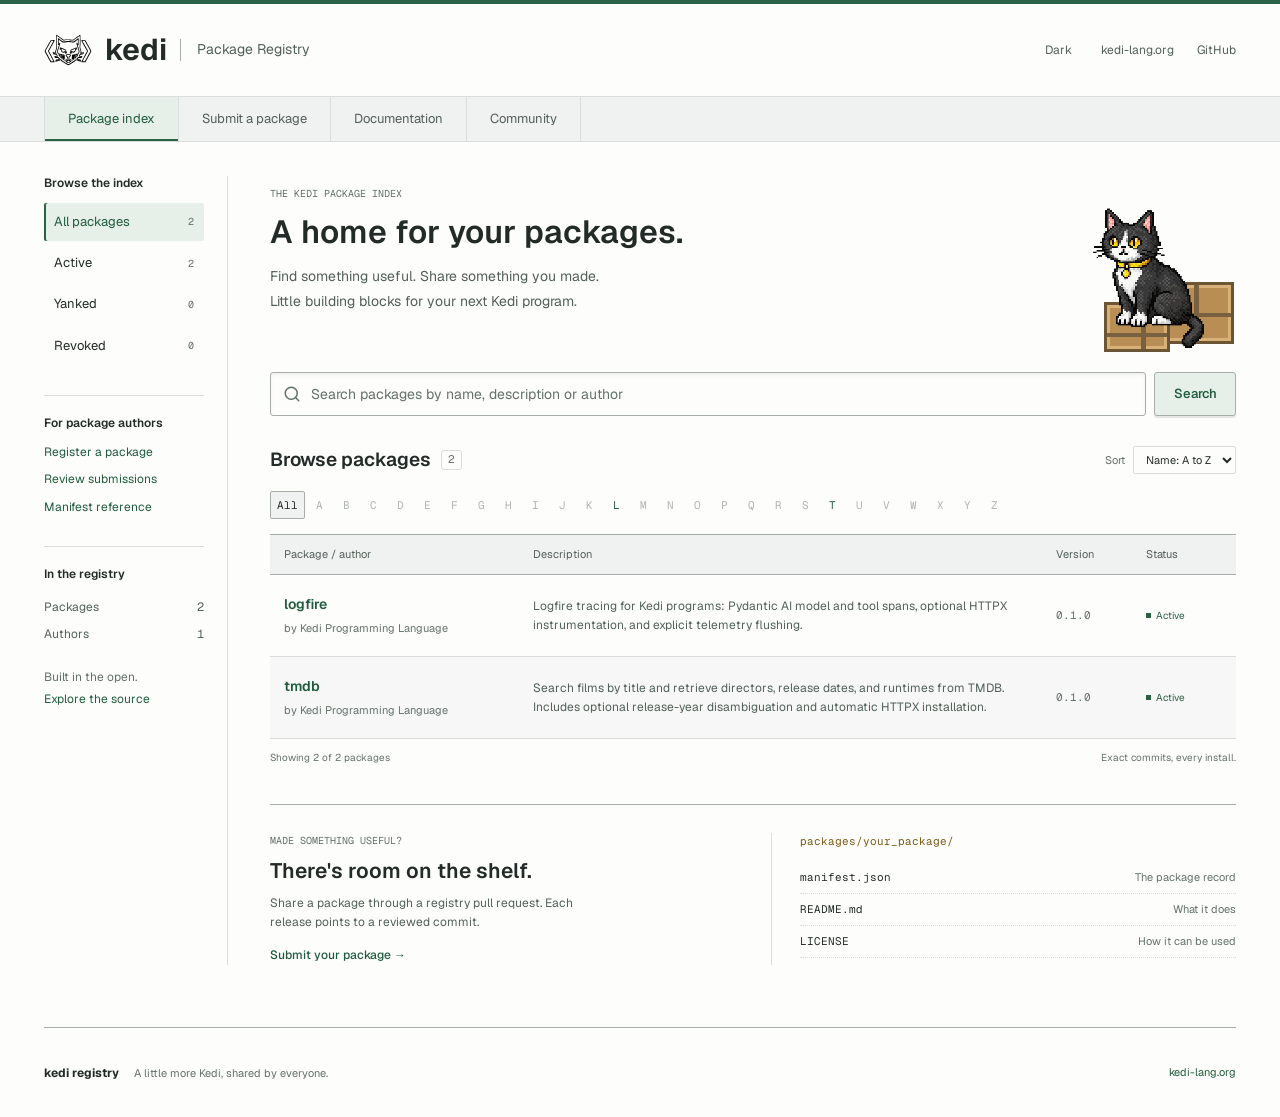
<file: index.html>
<!doctype html>
<html lang="en">
  <head>
    <meta charset="utf-8" />
    <meta name="viewport" content="width=device-width, initial-scale=1" />
    <meta
      name="description"
      content="Browse verified packages for the Kedi programming language."
    />
    <meta name="theme-color" content="#111513" />
    <title>kedi registry</title>
    <link rel="icon" href="/assets/kedi-logo.svg" type="image/svg+xml" />
    <link rel="stylesheet" href="/styles.css" />
    <script type="module" src="/app.js"></script>
  </head>
  <body>
    <header class="site-header">
      <a class="brand" href="/" aria-label="kedi registry home">
        <img src="/assets/kedi-logo.svg" alt="" width="36" height="30" />
        <span class="brand-name">kedi</span>
        <span class="brand-section">Package Registry</span>
      </a>
      <nav class="site-nav" aria-label="Registry navigation">
        <button id="theme-toggle" type="button" aria-label="Switch theme">Theme</button>
        <a href="https://kedi-lang.org/">kedi-lang.org</a>
        <a href="https://github.com/kedi-lang/registry">GitHub</a>
      </nav>
    </header>

    <nav class="index-navigation" aria-label="Package index">
      <div>
        <a class="current" href="/">Package index</a>
        <a href="https://github.com/kedi-lang/registry/blob/main/README.md#register-a-package">Submit a package</a>
        <a href="https://docs.kedi-lang.org/">Documentation</a>
        <a href="https://discord.gg/cuSbZd5he">Community</a>
      </div>
    </nav>

    <main id="app" tabindex="-1">
      <div class="loading-shell" aria-live="polite">
        <span class="loading-pixel" aria-hidden="true"></span>
        <p>Opening the package depot...</p>
      </div>
    </main>

    <footer class="site-footer">
      <div>
        <strong>kedi registry</strong>
        <span>A little more Kedi, shared by everyone.</span>
      </div>
      <a href="https://kedi-lang.org/">kedi-lang.org</a>
    </footer>
  </body>
</html>
</file>
<file: styles.css>
@font-face {
  font-family: "Geist";
  src: url("/assets/geist.woff2") format("woff2");
  font-display: swap;
  font-weight: 100 900;
}
@font-face {
  font-family: "Geist Mono";
  src: url("/assets/geist-mono.woff2") format("woff2");
  font-display: swap;
  font-weight: 100 900;
}

:root {
  color-scheme: dark;
  --page: #19191b;
  --surface: #232326;
  --surface-raised: #2b2b2f;
  --stripe: #1e1e21;
  --line: #38383d;
  --line-strong: #5a5a61;
  --text: #eeeef0;
  --muted: #b7b7bf;
  --quiet: #9898a3;
  --mint: #9bd3b0;
  --mint-strong: #b2e7c5;
  --accent-surface: #26382f;
  --yellow: #e7c77f;
  --red: #f2a3a6;
  --blue: #9fbee3;
  --logo-filter: invert(1);
  --content: 1192px;
  --mono: "Geist Mono", monospace;
}
:root[data-theme="light"] {
  color-scheme: light;
  --page: #fdfdfc;
  --surface: #f0f1f1;
  --surface-raised: #e6e8e8;
  --stripe: #f6f7f6;
  --line: #dadddc;
  --line-strong: #a7aeaa;
  --text: #232b28;
  --muted: #526059;
  --quiet: #64716a;
  --mint: #2a6245;
  --mint-strong: #215b3d;
  --accent-surface: #e6efe8;
  --yellow: #7d5b13;
  --red: #a72e3c;
  --blue: #305b8a;
  --logo-filter: none;
}
* { box-sizing: border-box; }
html { min-width: 320px; background: var(--page); scroll-behavior: smooth; }
body {
  margin: 0;
  min-height: 100vh;
  background: var(--page);
  color: var(--text);
  font-family: "Geist", sans-serif;
  font-size: 14px;
  line-height: 1.55;
  letter-spacing: 0;
  border-top: 4px solid var(--mint);
}
button, input, select { font: inherit; letter-spacing: 0; }
a { color: var(--mint-strong); text-decoration: none; }
a:hover { text-decoration: underline; text-underline-offset: 3px; }
button, select, summary { cursor: pointer; }
button, a { -webkit-tap-highlight-color: transparent; }
button { color: inherit; }
:focus-visible { outline: 2px solid var(--mint); outline-offset: 3px; }
h1, h2, h3, p { margin-top: 0; }
h1, h2, h3 { line-height: 1.25; font-weight: 600; }
code { font-family: var(--mono); }
.sr-only {
  position: absolute;
  width: 1px;
  height: 1px;
  overflow: hidden;
  clip-path: inset(50%);
  white-space: nowrap;
}

.site-header {
  width: min(calc(100% - 48px), var(--content));
  margin: auto;
  min-height: 92px;
  display: flex;
  align-items: center;
  justify-content: space-between;
  gap: 24px;
}
.brand { display: flex; align-items: center; gap: 13px; color: var(--text); }
.brand:hover { text-decoration: none; }
.brand img { width: 48px; height: 42px; object-fit: contain; filter: var(--logo-filter); }
.brand-name { font-size: 30px; font-weight: 650; line-height: 1; }
.brand-section { border-left: 1px solid var(--line-strong); padding-left: 16px; color: var(--muted); font-size: 14px; }
.site-nav { display: flex; align-items: center; gap: 23px; font-size: 12px; }
.site-nav a { color: var(--muted); }
#theme-toggle { padding: 8px 0; border: 0; background: transparent; color: var(--muted); min-width: 40px; min-height: 36px; }
.index-navigation { background: var(--surface); border-block: 1px solid var(--line); }
.index-navigation > div { width: min(calc(100% - 48px), var(--content)); margin: auto; display: flex; }
.index-navigation a { padding: 12px 23px; color: var(--muted); border-inline-end: 1px solid var(--line); font-size: 13px; }
.index-navigation a:first-child { border-inline-start: 1px solid var(--line); }
.index-navigation .current { color: var(--mint-strong); background: var(--accent-surface); box-shadow: inset 0 -2px var(--mint); }
.index-navigation a:hover { background: var(--surface-raised); text-decoration: none; }

main { min-height: calc(100vh - 238px); }
.registry-shell {
  display: grid;
  grid-template-columns: 184px minmax(0, 1fr);
  gap: 42px;
  width: min(calc(100% - 48px), var(--content));
  margin: 0 auto;
  padding: 34px 0 62px;
}
.registry-content { min-width: 0; }
.registry-sidebar { border-right: 1px solid var(--line); padding-right: 23px; }
.rail-heading { margin: 0 0 12px; font-size: 12px; color: var(--text); }
.rail-section { margin-top: 30px; padding-top: 20px; border-top: 1px solid var(--line); }
.rail-section > a { display: block; margin: 9px 0; font-size: 12px; }
.filter-links { display: grid; gap: 3px; }
.filter-links button { display: flex; align-items: center; justify-content: space-between; gap: 8px; width: 100%; border: 0; background: transparent; padding: 9px 10px; text-align: left; font-size: 13px; border-radius: 2px; }
.filter-links button:hover { background: var(--surface); }
.filter-links button[aria-pressed="true"] { background: var(--accent-surface); color: var(--mint-strong); box-shadow: inset 2px 0 var(--mint); }
.rail-count { font-family: var(--mono); font-size: 10px; color: var(--quiet); }
.index-facts dl { margin: 0 0 18px; }
.index-facts dl > div { display: flex; justify-content: space-between; gap: 12px; padding: 4px 0; color: var(--muted); font-size: 12px; }
.index-facts dd { margin: 0; font-family: var(--mono); }
.index-facts p { font-size: 12px; line-height: 1.85; color: var(--quiet); }
.back-link { font-size: 12px; }
.author-name { font-size: 13px; }

.registry-hero-inner { position: relative; min-height: 194px; padding: 10px 210px 24px 0; }
.eyebrow { margin-bottom: 10px; color: var(--quiet); font-family: var(--mono); font-size: 10px; text-transform: uppercase; }
.registry-hero h1 { margin-bottom: 12px; font-size: 32px; font-weight: 600; }
.hero-copy { margin-bottom: 0; color: var(--muted); line-height: 1.8; font-size: 14px; }
.depot-scene { position: absolute; width: 184px; height: 176px; right: 2px; bottom: 18px; }
.depot-cat { position: absolute; right: 26px; bottom: 0; z-index: 2; width: 127px; image-rendering: pixelated; }
.parcel { position: absolute; bottom: 8px; width: 77px; height: 62px; border: 3px solid #6c5535; background: #b88e54; box-shadow: inset 0 0 0 3px #d8b179; }
.parcel::before, .parcel::after { position: absolute; background: #786040; content: ""; }
.parcel::before { inset: 0 auto 0 34px; width: 5px; }
.parcel::after { inset: 28px 0 auto; height: 4px; }
.parcel-one { right: 0; }
.parcel-two { right: 64px; bottom: 0; width: 66px; height: 50px; }
.parcel-stamp { position: absolute; z-index: 1; top: 7px; left: 7px; font-family: var(--mono); font-size: 8px; font-weight: 700; color: #2d342e; }

.search-form { position: relative; display: flex; gap: 8px; margin: 2px 0 30px; }
.search-form svg { position: absolute; left: 13px; top: 13px; width: 18px; height: 18px; color: var(--quiet); pointer-events: none; }
.search-form input { min-width: 0; flex: 1; height: 44px; padding: 0 12px 0 40px; border: 1px solid var(--line-strong); border-radius: 3px; background: var(--page); color: var(--text); box-shadow: inset 0 2px 3px rgb(0 0 0 / 6%); }
.search-form input::placeholder { color: var(--quiet); }
.search-form input:focus { outline: 2px solid var(--mint); outline-offset: 1px; }
.search-form button { min-width: 82px; padding: 0 18px; background: var(--accent-surface); color: var(--mint-strong); border: 1px solid var(--line-strong); border-radius: 3px; box-shadow: inset 0 1px rgb(255 255 255 / 10%), 0 2px 0 rgb(0 0 0 / 9%); font-size: 13px; font-weight: 550; }
.search-form button:hover { border-color: var(--mint); }
.catalog-heading { display: flex; justify-content: space-between; align-items: center; gap: 16px; margin-bottom: 17px; }
.catalog-heading h2 { margin: 0; font-size: 19px; display: flex; align-items: center; gap: 10px; }
.registry-counts { font-family: var(--mono); font-size: 11px; padding: 2px 6px; border: 1px solid var(--line); border-radius: 3px; color: var(--quiet); font-weight: 400; }
.sort-label { display: flex; align-items: center; gap: 8px; font-size: 11px; color: var(--quiet); }
.sort-label select { padding: 5px 8px; background: var(--page); color: var(--text); border: 1px solid var(--line); border-radius: 2px; font-size: 11px; }
.alphabet { display: flex; gap: 2px; margin-bottom: 15px; flex-wrap: wrap; }
.alphabet button { min-width: 25px; min-height: 28px; padding: 3px 6px; border: 1px solid transparent; border-radius: 2px; background: transparent; color: var(--mint-strong); font-family: var(--mono); font-size: 11px; }
.alphabet button:disabled { color: var(--quiet); opacity: 0.5; cursor: default; }
.alphabet button[aria-pressed="true"] { color: var(--text); background: var(--surface); border-color: var(--line-strong); }
.alphabet button:not(:disabled):hover { background: var(--accent-surface); }
.package-column-labels, .package-row { display: grid; grid-template-columns: minmax(115px, 1fr) minmax(180px, 2.2fr) 70px 76px; gap: 20px; align-items: center; }
.package-column-labels { padding: 11px 14px; background: var(--surface); border-block: 1px solid var(--line-strong); font-size: 11px; color: var(--muted); }
.package-row { min-height: 82px; padding: 16px 14px; border-bottom: 1px solid var(--line); }
.package-row:nth-child(even) { background: var(--stripe); }
.package-row:hover { background: var(--accent-surface); text-decoration: none; }
.package-row:hover .package-name { text-decoration: underline; text-underline-offset: 3px; }
.package-identity { display: flex; min-width: 0; flex-direction: column; gap: 4px; }
.package-name { font-weight: 600; font-size: 14px; color: var(--mint-strong); overflow-wrap: anywhere; }
.package-author { color: var(--quiet); font-size: 11px; overflow-wrap: anywhere; }
.package-description { color: var(--muted); font-size: 12px; line-height: 1.6; overflow-wrap: anywhere; }
.package-version { font-family: var(--mono); font-size: 11px; color: var(--quiet); overflow-wrap: anywhere; }
.status-pill { display: inline-flex; align-items: center; gap: 5px; color: var(--mint); font-size: 10px; text-transform: capitalize; white-space: nowrap; }
.status-pill::before { width: 5px; height: 5px; background: currentColor; content: ""; }
.status-yanked { color: var(--yellow); }
.status-revoked { color: var(--red); }
.status-superseded, .status-unknown { color: var(--blue); }
.index-note { display: flex; justify-content: space-between; gap: 15px; padding-top: 11px; color: var(--quiet); font-size: 10px; }
.empty-state, .error-state { padding: 45px 20px; border-block: 1px solid var(--line); text-align: center; color: var(--muted); }
.empty-state strong, .error-state strong { display: block; margin-bottom: 8px; color: var(--text); font-size: 16px; font-weight: 550; }
#reset-filters { padding: 0; border: 0; color: var(--mint); background: transparent; text-decoration: underline; }

.contribution { display: grid; grid-template-columns: 1fr 1fr; gap: 35px; margin-top: 38px; padding-top: 28px; border-top: 1px solid var(--line-strong); }
.contribution h2 { margin-bottom: 10px; font-size: 21px; }
.contribution p:not(.eyebrow) { color: var(--muted); font-size: 12px; max-width: 345px; margin-bottom: 12px; }
.text-link { font-size: 12px; font-weight: 500; }
.submission-files { border-left: 1px solid var(--line); padding-left: 28px; }
.file-caption { font-family: var(--mono); font-size: 11px; color: var(--yellow); margin-bottom: 12px; }
.submission-files dl { margin: 0; }
.submission-files dl > div { display: flex; gap: 20px; justify-content: space-between; padding: 7px 0; border-bottom: 1px dotted var(--line); }
.submission-files dt { font-family: var(--mono); font-size: 11px; color: var(--text); }
.submission-files dd { margin: 0; font-size: 11px; color: var(--quiet); }

.detail-page:not(.registry-content) { width: min(calc(100% - 48px), var(--content)); padding: 40px 0; margin: auto; }
.breadcrumbs { display: flex; gap: 10px; flex-wrap: wrap; align-items: center; margin-bottom: 24px; color: var(--quiet); font-size: 11px; }
.package-titlebar { display: flex; align-items: start; justify-content: space-between; gap: 25px; padding-bottom: 20px; border-bottom: 1px solid var(--line-strong); }
.package-titlebar h1 { font-size: 32px; margin-bottom: 10px; overflow-wrap: anywhere; }
.package-titlebar p { max-width: 610px; margin-bottom: 0; color: var(--muted); font-size: 14px; }
.package-titlebar > div:last-child { flex-shrink: 0; }
.package-version-large { font-family: var(--mono); font-size: 12px; color: var(--quiet); margin-top: 6px; }
.installation-section { margin: 24px 0 30px; }
.install-strip { display: flex; justify-content: space-between; align-items: center; gap: 15px; padding: 9px 10px 9px 17px; border: 1px solid var(--line); background: var(--surface); border-radius: 3px; }
.install-command { color: var(--mint-strong); font-size: 13px; overflow-wrap: anywhere; }
.copy-button { display: grid; place-items: center; width: 32px; height: 32px; flex-shrink: 0; background: var(--page); color: var(--muted); border: 1px solid var(--line-strong); border-radius: 2px; }
.copy-button:hover { color: var(--mint); border-color: var(--mint); }
.copy-button svg { width: 16px; height: 16px; }
.import-line { color: var(--quiet); font-size: 11px; margin: 10px 0 0; }
.import-line code { color: var(--text); padding-left: 6px; }
.package-shell { grid-template-columns: 218px minmax(0, 1fr); }
.package-sidebar-details { margin-top: 26px; }
.package-sidebar-details > summary { font-size: 12px; font-weight: 550; cursor: pointer; }
.package-sidebar-details .rail-section { margin-top: 20px; padding-top: 17px; }
.classifiers, .dependency-list { list-style: none; margin: 0; padding: 0; }
.classifiers li, .dependency-list li { font-size: 12px; margin: 6px 0; overflow-wrap: anywhere; }
.classifiers .classifier-version { padding-left: 13px; border-left: 1px solid var(--line-strong); margin-left: 3px; color: var(--muted); }
.dependency-list code { font-size: 11px; }
.metadata-note { color: var(--quiet); font-size: 10px; line-height: 1.7; margin: 12px 0 0; overflow-wrap: anywhere; }
.readme-section { margin-bottom: 40px; }
.readme-content { min-width: 0; font-size: 14px; line-height: 1.8; overflow-wrap: anywhere; }
.readme-content > :first-child { margin-top: 0; }
.readme-content h2 { font-size: 24px; line-height: 1.35; margin: 28px 0 14px; }
.readme-content h3 { font-size: 19px; line-height: 1.45; margin: 27px 0 12px; }
.readme-content h4, .readme-content h5, .readme-content h6 { font-size: 15px; margin: 22px 0 10px; }
.readme-content p { color: var(--muted); font-size: 14px; margin: 12px 0; }
.readme-content a { text-decoration: underline; text-underline-offset: 3px; }
.readme-content pre { max-width: 100%; overflow-x: auto; padding: 16px 18px; margin: 18px 0; background: var(--surface); border: 1px solid var(--line); border-radius: 3px; line-height: 1.7; }
.readme-content pre code { padding: 0; color: var(--text); background: none; font-size: 12px; white-space: pre; overflow-wrap: normal; }
.readme-content :not(pre) > code { color: var(--mint-strong); background: var(--surface); padding: 2px 4px; font-size: 12px; }
.readme-content blockquote { margin: 18px 0; padding: 1px 18px; border-left: 3px solid var(--line-strong); }
.readme-content ul, .readme-content ol { padding-left: 24px; color: var(--muted); }
.readme-content li { margin: 5px 0; }
.readme-content img { max-width: 100%; height: auto; }
.readme-content table { display: block; max-width: 100%; overflow-x: auto; border-collapse: collapse; margin: 18px 0; font-size: 12px; }
.readme-content th, .readme-content td { border: 1px solid var(--line); padding: 10px 14px; text-align: left; overflow-wrap: normal; }
.readme-content th { background: var(--surface); }
.readme-content td code { white-space: nowrap; }
.readme-content hr { border: 0; border-top: 1px solid var(--line); margin: 24px 0; }
.detail-section + .detail-section { margin-top: 30px; }
.section-label { font-size: 15px; margin-bottom: 14px; padding-bottom: 10px; border-bottom: 1px solid var(--line); }
.detail-section p { color: var(--muted); font-size: 13px; line-height: 1.75; }
.commit-block { display: block; padding: 10px 12px; background: var(--surface); color: var(--mint-strong); font-family: var(--mono); font-size: 11px; overflow-wrap: anywhere; border-left: 2px solid var(--mint); }
.file-list a { display: grid; grid-template-columns: 105px minmax(0, 1fr) 12px; gap: 12px; align-items: center; padding: 11px 0; border-bottom: 1px solid var(--line); font-size: 11px; }
.file-list a > span { color: var(--quiet); }
.file-list code { font-size: 11px; }
.metadata { margin: 0; }
.metadata > div { padding: 10px 0; border-bottom: 1px solid var(--line); }
.metadata dt { font-size: 10px; color: var(--quiet); margin-bottom: 4px; }
.metadata dd { margin: 0; color: var(--text); font-size: 12px; overflow-wrap: anywhere; }
.provenance { margin-top: 20px; color: var(--quiet); font-size: 11px; }
.provenance summary { padding-bottom: 8px; }
.withdrawal-notice { padding: 16px; border: 1px solid var(--yellow); color: var(--yellow); font-size: 13px; }
.withdrawal-notice.revoked { border-color: var(--red); color: var(--red); }
[id] { scroll-margin-top: 20px; }

.site-footer { width: min(calc(100% - 48px), var(--content)); margin: auto; border-top: 1px solid var(--line-strong); min-height: 90px; display: flex; align-items: center; justify-content: space-between; gap: 24px; font-size: 11px; color: var(--quiet); }
.site-footer > div { display: flex; gap: 15px; align-items: baseline; }
.site-footer strong { color: var(--text); font-size: 12px; }
.loading-shell { padding: 90px 24px; text-align: center; color: var(--muted); }
.loading-pixel { display: inline-block; width: 8px; height: 8px; background: var(--mint); }

@media (max-width: 1100px) {
  .registry-shell { grid-template-columns: 164px minmax(0, 1fr); gap: 28px; }
  .registry-sidebar { padding-right: 16px; }
  .registry-hero-inner { padding-right: 175px; }
  .registry-hero h1 { font-size: 27px; }
  .depot-scene { width: 160px; }
  .package-column-labels, .package-row { grid-template-columns: minmax(105px, 1fr) minmax(120px, 1.6fr) 56px 61px; gap: 12px; }
  .package-shell { grid-template-columns: 190px minmax(0, 1fr); }
  .contribution { gap: 24px; }
  .submission-files { padding-left: 20px; }
  .submission-files dl > div { flex-direction: column; gap: 1px; }
}
@media (max-width: 800px) {
  .brand-section { font-size: 12px; }
  .site-nav { gap: 16px; }
  .site-nav a:first-of-type { display: none; }
  .registry-shell { display: block; padding-top: 23px; }
  .registry-sidebar { border: 0; padding: 0 0 18px; }
  .registry-sidebar .rail-section, .registry-sidebar .rail-heading { display: none; }
  .filter-links { display: flex; gap: 6px; flex-wrap: wrap; }
  .filter-links button { width: auto; padding: 6px 12px; border: 1px solid var(--line); font-size: 12px; }
  .registry-hero-inner { min-height: 182px; padding-top: 7px; }
  .hero-copy { font-size: 13px; }
  .package-shell .registry-sidebar { padding-bottom: 18px; }
  .package-sidebar-details { margin-top: 15px; padding: 12px 0; border-block: 1px solid var(--line); }
  .package-sidebar-details .rail-section, .package-sidebar-details .rail-heading { display: block; }
  .index-navigation a { padding-inline: 17px; font-size: 12px; }
}
@media (max-width: 560px) {
  .site-header, .index-navigation > div, .registry-shell, .site-footer { width: calc(100% - 32px); }
  .site-header { min-height: 78px; gap: 12px; }
  .brand { gap: 8px; }
  .brand img { width: 36px; height: 32px; }
  .brand-name { font-size: 25px; }
  .brand-section { display: none; }
  .site-nav { gap: 16px; }
  .index-navigation > div { flex-wrap: wrap; }
  .index-navigation a { padding: 10px 12px; width: 50%; font-size: 12px; }
  .index-navigation a:nth-child(odd) { border-left: 1px solid var(--line); }
  .index-navigation a:nth-child(-n+2) { border-bottom: 1px solid var(--line); }
  .registry-sidebar { padding-bottom: 24px; }
  .filter-links { gap: 5px; }
  .filter-links button { padding: 6px 7px; gap: 6px; font-size: 11px; }
  .registry-hero-inner { min-height: 216px; padding: 0 0 78px; }
  .registry-hero h1 { max-width: 300px; font-size: 27px; }
  .hero-copy { max-width: 240px; font-size: 12px; }
  .hero-copy br { display: none; }
  .depot-scene { width: 113px; height: 116px; bottom: 4px; right: 0; }
  .depot-cat { width: 83px; right: 19px; }
  .parcel { width: 53px; height: 43px; bottom: 5px; }
  .parcel-two { width: 44px; height: 34px; right: 45px; bottom: 0; }
  .parcel::before { left: 22px; width: 4px; }
  .parcel::after { top: 18px; height: 3px; }
  .parcel-stamp { font-size: 6px; top: 4px; left: 4px; }
  .search-form { margin-bottom: 26px; }
  .search-form input { font-size: 12px; padding-left: 34px; }
  .search-form svg { left: 10px; }
  .search-form button { min-width: 62px; padding: 0 10px; font-size: 12px; }
  .catalog-heading { gap: 10px; }
  .catalog-heading h2 { font-size: 17px; gap: 7px; }
  .sort-label { font-size: 0; gap: 0; }
  .sort-label select { max-width: 120px; }
  .alphabet { gap: 2px; }
  .alphabet button { min-width: 26px; min-height: 29px; }
  .package-column-labels { display: none; }
  .package-list { border-top: 2px solid var(--line-strong); }
  .package-row { grid-template-columns: minmax(0, 1fr) auto; gap: 10px 14px; padding: 15px 10px; }
  .package-description { grid-column: 1 / -1; grid-row: 2; }
  .package-version { grid-column: 2; grid-row: 1; }
  .status-pill { grid-column: 1 / -1; grid-row: 3; }
  .index-note { font-size: 9px; gap: 10px; flex-wrap: wrap; }
  .contribution { grid-template-columns: 1fr; margin-top: 30px; gap: 22px; }
  .contribution h2 { font-size: 21px; }
  .submission-files { padding-left: 0; border-left: 0; }
  .submission-files dl > div { flex-direction: row; }
  .package-titlebar h1 { font-size: 28px; }
  .package-titlebar { gap: 14px; }
  .package-titlebar p { font-size: 13px; }
  .install-command { font-size: 12px; }
  .import-line code { display: block; padding: 5px 0 0; }
  .site-footer { padding: 20px 0; align-items: start; }
  .site-footer > div { display: grid; gap: 4px; }
  .site-footer span { max-width: 220px; font-size: 10px; }
}
@media (prefers-reduced-motion: reduce) {
  html { scroll-behavior: auto; }
}
</file>
